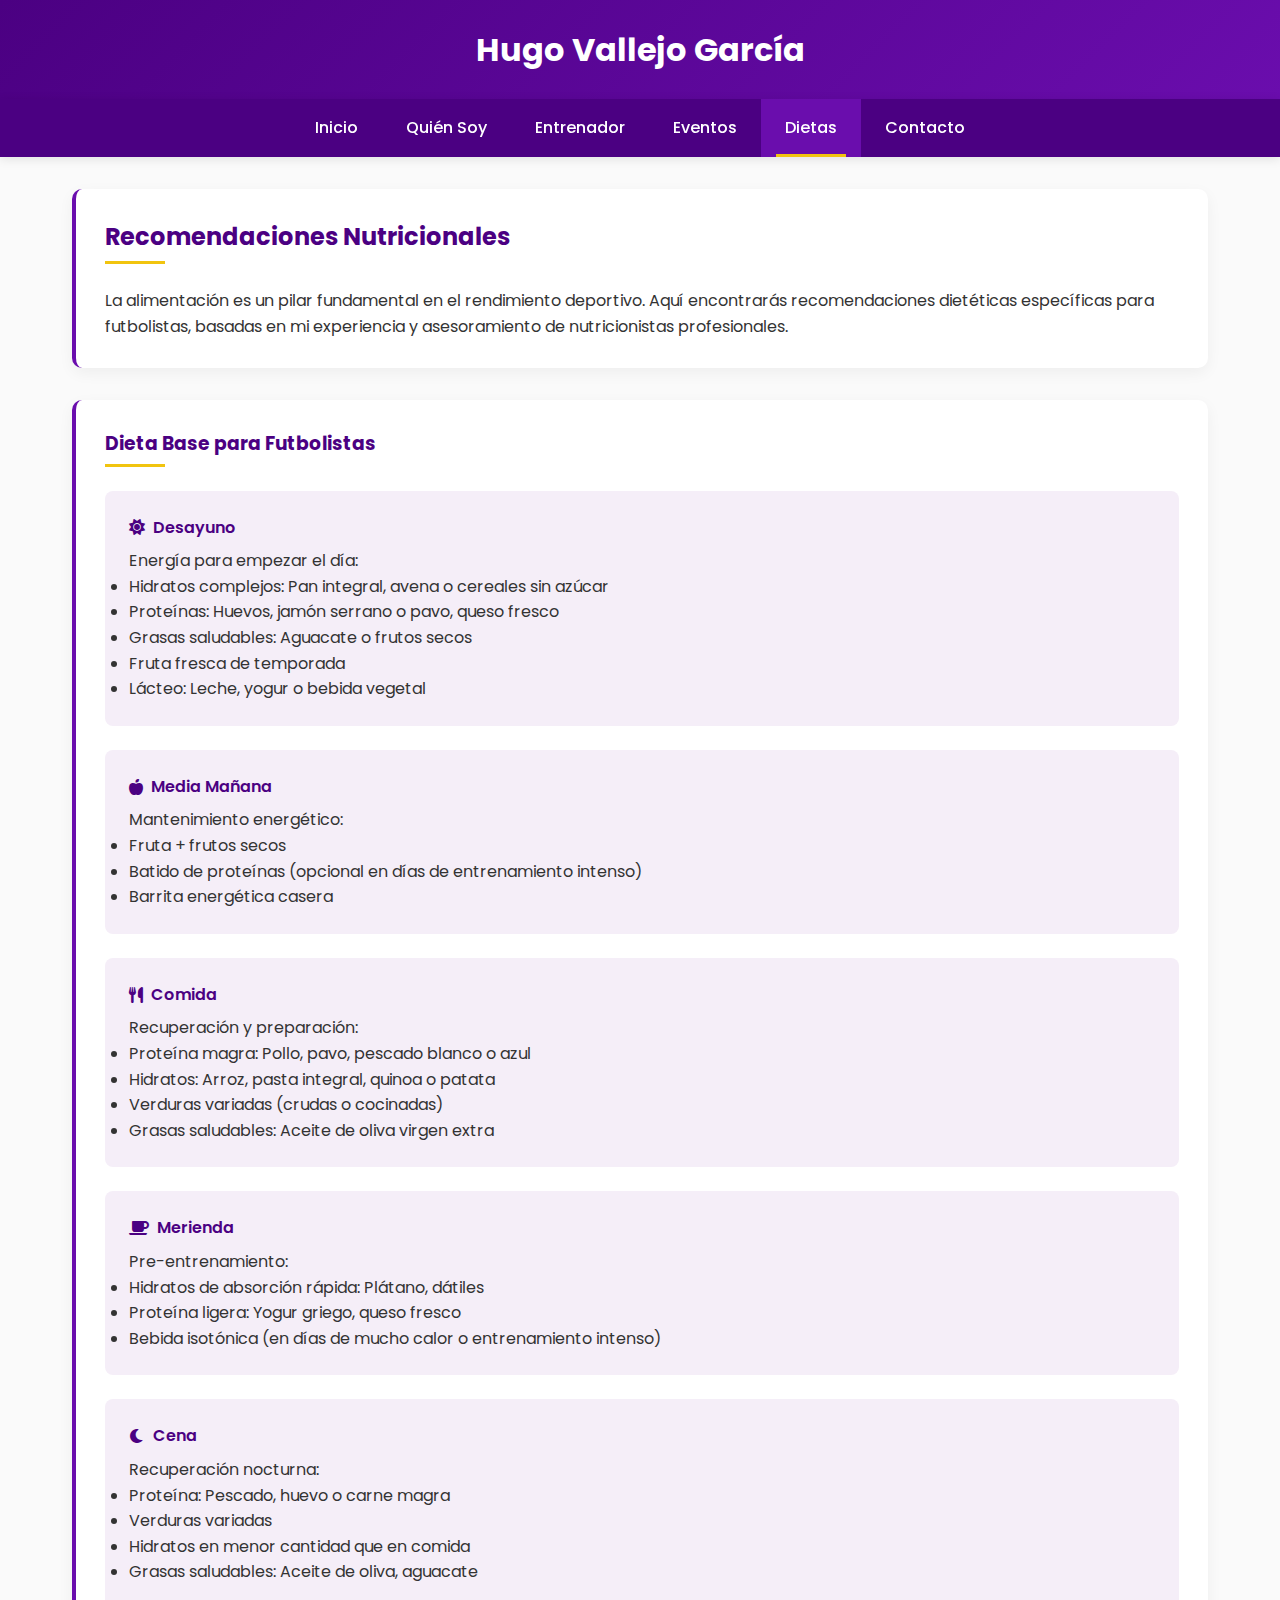
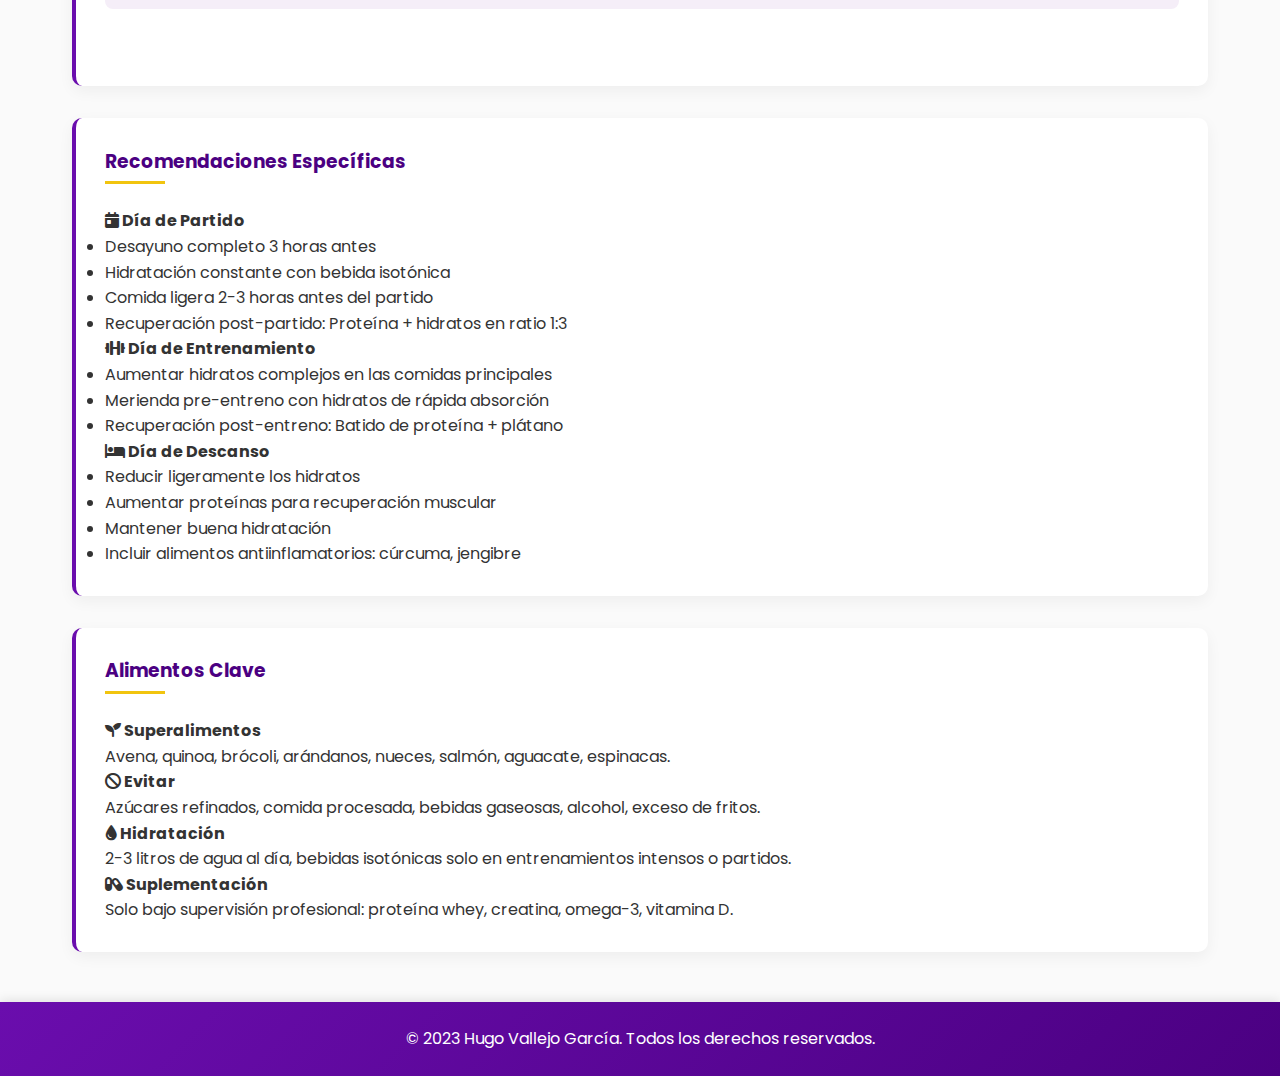
<file: dietas.html>
<!DOCTYPE html>
<html lang="es">
<head>
    <meta charset="UTF-8">
    <meta name="viewport" content="width=device-width, initial-scale=1.0">
    <title>Hugo Vallejo García - Dietas</title>
    <link rel="stylesheet" href="styles.css">
    <link href="https://fonts.googleapis.com/css2?family=Poppins:wght@400;500;600;700&display=swap" rel="stylesheet">
    <link rel="stylesheet" href="https://cdnjs.cloudflare.com/ajax/libs/font-awesome/6.0.0-beta3/css/all.min.css">
</head>
<body>
    <header>
        <h1>Hugo Vallejo García</h1>
    </header>
    
    <nav>
        <ul>
            <li><a href="index.html">Inicio</a></li>
            <li><a href="quien-soy.html">Quién Soy</a></li>
            <li><a href="entrenador.html">Entrenador</a></li>
            <li><a href="eventos.html">Eventos</a></li>
            <li><a class="active" href="dietas.html">Dietas</a></li>
            <li><a href="contacto.html">Contacto</a></li>
        </ul>
    </nav>

    <main>
        <section class="card">
            <h2 class="section-title">Recomendaciones Nutricionales</h2>
            <p>La alimentación es un pilar fundamental en el rendimiento deportivo. Aquí encontrarás recomendaciones dietéticas específicas para futbolistas, basadas en mi experiencia y asesoramiento de nutricionistas profesionales.</p>
        </section>
        
        <section class="card">
            <h3 class="section-title">Dieta Base para Futbolistas</h3>
            
            <div class="diet-plan">
                <div class="meal-card">
                    <h4 class="meal-time"><i class="fas fa-sun"></i> Desayuno</h4>
                    <p>Energía para empezar el día:</p>
                    <ul>
                        <li>Hidratos complejos: Pan integral, avena o cereales sin azúcar</li>
                        <li>Proteínas: Huevos, jamón serrano o pavo, queso fresco</li>
                        <li>Grasas saludables: Aguacate o frutos secos</li>
                        <li>Fruta fresca de temporada</li>
                        <li>Lácteo: Leche, yogur o bebida vegetal</li>
                    </ul>
                </div>
                
                <div class="meal-card">
                    <h4 class="meal-time"><i class="fas fa-apple-alt"></i> Media Mañana</h4>
                    <p>Mantenimiento energético:</p>
                    <ul>
                        <li>Fruta + frutos secos</li>
                        <li>Batido de proteínas (opcional en días de entrenamiento intenso)</li>
                        <li>Barrita energética casera</li>
                    </ul>
                </div>
                
                <div class="meal-card">
                    <h4 class="meal-time"><i class="fas fa-utensils"></i> Comida</h4>
                    <p>Recuperación y preparación:</p>
                    <ul>
                        <li>Proteína magra: Pollo, pavo, pescado blanco o azul</li>
                        <li>Hidratos: Arroz, pasta integral, quinoa o patata</li>
                        <li>Verduras variadas (crudas o cocinadas)</li>
                        <li>Grasas saludables: Aceite de oliva virgen extra</li>
                    </ul>
                </div>
                
                <div class="meal-card">
                    <h4 class="meal-time"><i class="fas fa-coffee"></i> Merienda</h4>
                    <p>Pre-entrenamiento:</p>
                    <ul>
                        <li>Hidratos de absorción rápida: Plátano, dátiles</li>
                        <li>Proteína ligera: Yogur griego, queso fresco</li>
                        <li>Bebida isotónica (en días de mucho calor o entrenamiento intenso)</li>
                    </ul>
                </div>
                
                <div class="meal-card">
                    <h4 class="meal-time"><i class="fas fa-moon"></i> Cena</h4>
                    <p>Recuperación nocturna:</p>
                    <ul>
                        <li>Proteína: Pescado, huevo o carne magra</li>
                        <li>Verduras variadas</li>
                        <li>Hidratos en menor cantidad que en comida</li>
                        <li>Grasas saludables: Aceite de oliva, aguacate</li>
                    </ul>
                </div>
            </div>
        </section>
        
        <section class="card">
            <h3 class="section-title">Recomendaciones Específicas</h3>
            
            <div class="recommendations">
                <div class="recommendation-card">
                    <h4><i class="fas fa-calendar-day"></i> Día de Partido</h4>
                    <ul>
                        <li>Desayuno completo 3 horas antes</li>
                        <li>Hidratación constante con bebida isotónica</li>
                        <li>Comida ligera 2-3 horas antes del partido</li>
                        <li>Recuperación post-partido: Proteína + hidratos en ratio 1:3</li>
                    </ul>
                </div>
                
                <div class="recommendation-card">
                    <h4><i class="fas fa-dumbbell"></i> Día de Entrenamiento</h4>
                    <ul>
                        <li>Aumentar hidratos complejos en las comidas principales</li>
                        <li>Merienda pre-entreno con hidratos de rápida absorción</li>
                        <li>Recuperación post-entreno: Batido de proteína + plátano</li>
                    </ul>
                </div>
                
                <div class="recommendation-card">
                    <h4><i class="fas fa-bed"></i> Día de Descanso</h4>
                    <ul>
                        <li>Reducir ligeramente los hidratos</li>
                        <li>Aumentar proteínas para recuperación muscular</li>
                        <li>Mantener buena hidratación</li>
                        <li>Incluir alimentos antiinflamatorios: cúrcuma, jengibre</li>
                    </ul>
                </div>
            </div>
        </section>
        
        <section class="card">
            <h3 class="section-title">Alimentos Clave</h3>
            
            <div class="food-grid">
                <div class="food-item">
                    <h4><i class="fas fa-seedling"></i> Superalimentos</h4>
                    <p>Avena, quinoa, brócoli, arándanos, nueces, salmón, aguacate, espinacas.</p>
                </div>
                
                <div class="food-item">
                    <h4><i class="fas fa-ban"></i> Evitar</h4>
                    <p>Azúcares refinados, comida procesada, bebidas gaseosas, alcohol, exceso de fritos.</p>
                </div>
                
                <div class="food-item">
                    <h4><i class="fas fa-tint"></i> Hidratación</h4>
                    <p>2-3 litros de agua al día, bebidas isotónicas solo en entrenamientos intensos o partidos.</p>
                </div>
                
                <div class="food-item">
                    <h4><i class="fas fa-capsules"></i> Suplementación</h4>
                    <p>Solo bajo supervisión profesional: proteína whey, creatina, omega-3, vitamina D.</p>
                </div>
            </div>
        </section>
    </main>

    <footer>
        <p>&copy; 2023 Hugo Vallejo García. Todos los derechos reservados.</p>
    </footer>

    <script>
        document.addEventListener('DOMContentLoaded', function() {
            document.body.classList.add('loaded');
            
            document.querySelectorAll('nav a').forEach(link => {
                link.addEventListener('click', function(e) {
                    if (this.getAttribute('href').startsWith('http') || 
                        this.getAttribute('href') === '#' || 
                        this.classList.contains('active')) return;
                    
                    e.preventDefault();
                    document.body.style.opacity = '0';
                    document.body.style.transform = 'translateY(20px)';
                    
                    setTimeout(() => {
                        window.location.href = this.getAttribute('href');
                    }, 500);
                });
            });
        });
    </script>
</body>
</html>
</file>
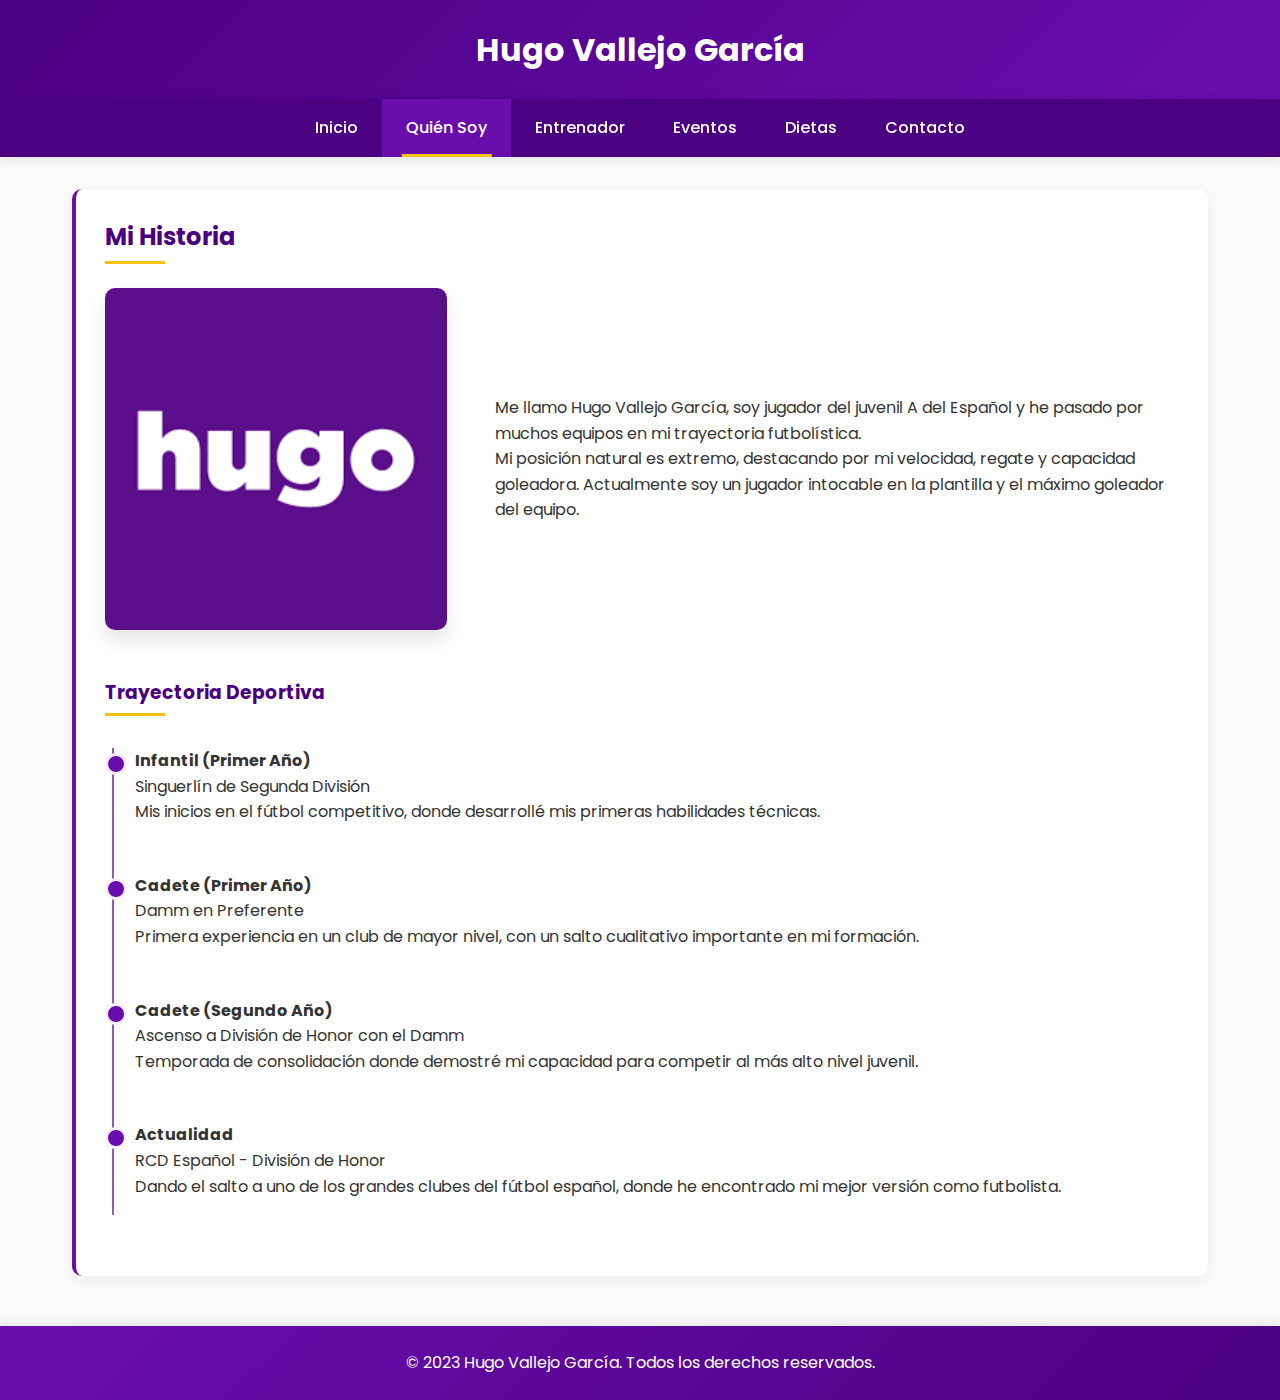
<file: quien-soy.html>
<!DOCTYPE html>
<html lang="es">
<head>
    <meta charset="UTF-8">
    <meta name="viewport" content="width=device-width, initial-scale=1.0">
    <title>Hugo Vallejo García - Quién Soy</title>
    <link rel="stylesheet" href="styles.css">
    <link href="https://fonts.googleapis.com/css2?family=Poppins:wght@400;500;600;700&display=swap" rel="stylesheet">
    <link rel="stylesheet" href="https://cdnjs.cloudflare.com/ajax/libs/font-awesome/6.0.0-beta3/css/all.min.css">
</head>
<body>
    <header>
        <h1>Hugo Vallejo García</h1>
    </header>
    
    <nav>
        <ul>
            <li><a href="index.html">Inicio</a></li>
            <li><a class="active" href="quien-soy.html">Quién Soy</a></li>
            <li><a href="entrenador.html">Entrenador</a></li>
            <li><a href="eventos.html">Eventos</a></li>
            <li><a href="dietas.html">Dietas</a></li>
            <li><a href="contacto.html">Contacto</a></li>
        </ul>
    </nav>

    <main>
        <section class="card">
            <h2 class="section-title">Mi Historia</h2>
            
            <div class="profile-section">
                <div class="profile-img">
                    <img src="baixa.png" alt="Hugo Vallejo García">
                </div>
                
                <div class="profile-info">
                    <p>Me llamo Hugo Vallejo García, soy jugador del juvenil A del Español y he pasado por muchos equipos en mi trayectoria futbolística.</p>
                    <p>Mi posición natural es extremo, destacando por mi velocidad, regate y capacidad goleadora. Actualmente soy un jugador intocable en la plantilla y el máximo goleador del equipo.</p>
                </div>
            </div>
            
            <h3 class="section-title">Trayectoria Deportiva</h3>
            
            <div class="timeline">
                <div class="timeline-item">
                    <h4>Infantil (Primer Año)</h4>
                    <p>Singuerlín de Segunda División</p>
                    <p>Mis inicios en el fútbol competitivo, donde desarrollé mis primeras habilidades técnicas.</p>
                </div>
                
                <div class="timeline-item">
                    <h4>Cadete (Primer Año)</h4>
                    <p>Damm en Preferente</p>
                    <p>Primera experiencia en un club de mayor nivel, con un salto cualitativo importante en mi formación.</p>
                </div>
                
                <div class="timeline-item">
                    <h4>Cadete (Segundo Año)</h4>
                    <p>Ascenso a División de Honor con el Damm</p>
                    <p>Temporada de consolidación donde demostré mi capacidad para competir al más alto nivel juvenil.</p>
                </div>
                
                <div class="timeline-item">
                    <h4>Actualidad</h4>
                    <p>RCD Español - División de Honor</p>
                    <p>Dando el salto a uno de los grandes clubes del fútbol español, donde he encontrado mi mejor versión como futbolista.</p>
                </div>
            </div>
        </section>
    </main>

    <footer>
        <p>&copy; 2023 Hugo Vallejo García. Todos los derechos reservados.</p>
    </footer>

    <script>
        document.addEventListener('DOMContentLoaded', function() {
            document.body.classList.add('loaded');
            
            document.querySelectorAll('nav a').forEach(link => {
                link.addEventListener('click', function(e) {
                    if (this.getAttribute('href').startsWith('http') || 
                        this.getAttribute('href') === '#' || 
                        this.classList.contains('active')) return;
                    
                    e.preventDefault();
                    document.body.style.opacity = '0';
                    document.body.style.transform = 'translateY(20px)';
                    
                    setTimeout(() => {
                        window.location.href = this.getAttribute('href');
                    }, 500);
                });
            });
        });
    </script>
</body>
</html>
</file>
<file: styles.css>
/* Estilos generales - Tema Morado */
:root {
  --primary-color: #6a0dad;
  --primary-dark: #4b0082;
  --primary-light: #9b59b6;
  --secondary-color: #f1c40f;
  --text-color: #333;
  --light-bg: #f5eef8;
  --white: #ffffff;
}

* {
  box-sizing: border-box;
  margin: 0;
  padding: 0;
}

body {
  font-family: 'Poppins', sans-serif;
  line-height: 1.6;
  color: var(--text-color);
  background-color: #fafafa;
  opacity: 0;
  transform: translateY(20px);
  transition: opacity 0.8s ease, transform 0.8s ease;
  min-height: 100vh;
  position: relative;
  padding-bottom: 60px;
}

body.loaded {
  opacity: 1;
  transform: translateY(0);
}

header {
  background: linear-gradient(135deg, var(--primary-dark), var(--primary-color));
  color: var(--white);
  padding: 1.5rem;
  text-align: center;
  box-shadow: 0 2px 15px rgba(0,0,0,0.1);
  position: relative;
  z-index: 10;
}

nav {
  background-color: var(--primary-dark);
  position: sticky;
  top: 0;
  z-index: 100;
  box-shadow: 0 2px 10px rgba(0,0,0,0.1);
}

nav ul {
  list-style-type: none;
  display: flex;
  justify-content: center;
  padding: 0;
  margin: 0;
  max-width: 1200px;
  margin: 0 auto;
}

nav li {
  margin: 0;
}

nav a {
  color: var(--white);
  text-decoration: none;
  padding: 1rem 1.5rem;
  display: block;
  transition: all 0.3s ease;
  font-weight: 500;
  position: relative;
}

nav a:hover {
  background-color: var(--primary-color);
}

nav a::after {
  content: '';
  position: absolute;
  bottom: 0;
  left: 50%;
  width: 0;
  height: 3px;
  background-color: var(--secondary-color);
  transition: all 0.3s ease;
  transform: translateX(-50%);
}

nav a:hover::after {
  width: 70%;
}

nav a.active {
  background-color: var(--primary-color);
}

nav a.active::after {
  width: 70%;
}

main {
  padding: 2rem;
  max-width: 1200px;
  margin: 0 auto;
  animation: fadeInUp 1s ease-out;
}

footer {
  background: linear-gradient(135deg, var(--primary-color), var(--primary-dark));
  color: var(--white);
  text-align: center;
  padding: 1.5rem;
  position: absolute;
  bottom: 0;
  width: 100%;
  box-shadow: 0 -2px 10px rgba(0,0,0,0.1);
}

/* Animaciones */
@keyframes fadeInUp {
  from {
      opacity: 0;
      transform: translateY(30px);
  }
  to {
      opacity: 1;
      transform: translateY(0);
  }
}

@keyframes float {
  0%, 100% {
      transform: translateY(0);
  }
  50% {
      transform: translateY(-10px);
  }
}

/* Componentes reutilizables */
.card {
  background-color: var(--white);
  border-radius: 10px;
  padding: 1.8rem;
  margin-bottom: 2rem;
  box-shadow: 0 5px 15px rgba(0,0,0,0.05);
  transition: all 0.4s ease;
  border-left: 4px solid var(--primary-color);
}

.card:hover {
  transform: translateY(-5px);
  box-shadow: 0 10px 25px rgba(0,0,0,0.1);
}

.btn {
  display: inline-block;
  background-color: var(--primary-color);
  color: white;
  padding: 0.8rem 1.5rem;
  border-radius: 30px;
  text-decoration: none;
  font-weight: 600;
  transition: all 0.3s ease;
  border: none;
  cursor: pointer;
  box-shadow: 0 4px 8px rgba(0,0,0,0.1);
}

.btn:hover {
  background-color: var(--primary-dark);
  transform: translateY(-3px);
  box-shadow: 0 6px 12px rgba(0,0,0,0.15);
}

.section-title {
  color: var(--primary-dark);
  margin-bottom: 1.5rem;
  position: relative;
  padding-bottom: 0.5rem;
}

.section-title::after {
  content: '';
  position: absolute;
  bottom: 0;
  left: 0;
  width: 60px;
  height: 3px;
  background-color: var(--secondary-color);
}

/* Estilos específicos para páginas */
/* Página de Inicio */
.hero {
  text-align: center;
  padding: 4rem 2rem;
  background: linear-gradient(135deg, var(--primary-light), var(--primary-color));
  color: white;
  border-radius: 10px;
  margin-bottom: 3rem;
  position: relative;
  overflow: hidden;
}

.hero h2 {
  font-size: 2.5rem;
  margin-bottom: 1rem;
  animation: fadeInUp 1s ease-out;
}

.hero p {
  font-size: 1.2rem;
  max-width: 700px;
  margin: 0 auto 2rem;
}

.highlights {
  display: grid;
  grid-template-columns: repeat(auto-fit, minmax(250px, 1fr));
  gap: 2rem;
  margin: 3rem 0;
}

.highlight-card {
  background-color: var(--white);
  padding: 1.5rem;
  border-radius: 8px;
  text-align: center;
  transition: all 0.3s ease;
  box-shadow: 0 5px 15px rgba(0,0,0,0.05);
}

.highlight-card:hover {
  transform: translateY(-10px);
  box-shadow: 0 15px 30px rgba(0,0,0,0.1);
}

.highlight-card i {
  font-size: 2.5rem;
  color: var(--primary-color);
  margin-bottom: 1rem;
  display: inline-block;
}

/* Página Quién Soy */
.profile-section {
  display: flex;
  align-items: center;
  gap: 3rem;
  margin-bottom: 3rem;
}

.profile-img {
  flex: 1;
  border-radius: 10px;
  overflow: hidden;
  box-shadow: 0 10px 20px rgba(0,0,0,0.1);
  max-width: 400px;
}

.profile-img img {
  width: 100%;
  height: auto;
  display: block;
  transition: transform 0.5s ease;
}

.profile-img:hover img {
  transform: scale(1.05);
}

.profile-info {
  flex: 2;
}

.timeline {
  position: relative;
  padding-left: 30px;
  margin: 2rem 0;
}

.timeline::before {
  content: '';
  position: absolute;
  left: 7px;
  top: 0;
  height: 100%;
  width: 2px;
  background-color: var(--primary-light);
}

.timeline-item {
  position: relative;
  margin-bottom: 2rem;
  padding-bottom: 1rem;
}

.timeline-item::before {
  content: '';
  position: absolute;
  left: -30px;
  top: 5px;
  width: 16px;
  height: 16px;
  border-radius: 50%;
  background-color: var(--primary-color);
  border: 3px solid var(--light-bg);
}

/* Página Entrenador */
.training-methods {
  display: grid;
  grid-template-columns: repeat(auto-fit, minmax(300px, 1fr));
  gap: 2rem;
  margin: 2rem 0;
}

.method-card {
  background-color: var(--light-bg);
  padding: 2rem;
  border-radius: 8px;
  transition: all 0.4s ease;
}

.method-card:hover {
  transform: translateY(-8px);
  box-shadow: 0 10px 25px rgba(0,0,0,0.1);
}

.method-card h4 {
  color: var(--primary-dark);
  margin-bottom: 1rem;
  display: flex;
  align-items: center;
  gap: 0.5rem;
}

.philosophy-grid {
  display: grid;
  grid-template-columns: repeat(auto-fit, minmax(250px, 1fr));
  gap: 1.5rem;
  margin: 2rem 0;
}

.philosophy-item {
  background-color: var(--white);
  padding: 1.5rem;
  border-radius: 8px;
  box-shadow: 0 5px 15px rgba(0,0,0,0.05);
}

/* Página Eventos */
.event-card {
  display: flex;
  gap: 2rem;
  margin-bottom: 2rem;
  background-color: var(--white);
  border-radius: 10px;
  overflow: hidden;
  box-shadow: 0 5px 15px rgba(0,0,0,0.1);
}

.event-img {
  flex: 1;
  min-width: 300px;
}

.event-img img {
  width: 100%;
  height: 100%;
  object-fit: cover;
}

.event-info {
  flex: 2;
  padding: 2rem;
}

.event-date {
  display: inline-block;
  background-color: var(--primary-color);
  color: white;
  padding: 0.5rem 1rem;
  border-radius: 20px;
  font-weight: 600;
  margin-bottom: 1rem;
}

/* Página Dietas */
.diet-plan {
  margin-bottom: 3rem;
}

.meal-card {
  background-color: var(--light-bg);
  padding: 1.5rem;
  border-radius: 8px;
  margin-bottom: 1.5rem;
}

.meal-time {
  color: var(--primary-dark);
  font-weight: 600;
  margin-bottom: 0.5rem;
  display: flex;
  align-items: center;
  gap: 0.5rem;
}

/* Página Contacto */
.contact-grid {
  display: grid;
  grid-template-columns: repeat(auto-fit, minmax(300px, 1fr));
  gap: 2rem;
  margin: 2rem 0;
}

.contact-info {
  background-color: var(--light-bg);
  padding: 2rem;
  border-radius: 10px;
}

.contact-form {
  background-color: var(--white);
  padding: 2rem;
  border-radius: 10px;
  box-shadow: 0 5px 15px rgba(0,0,0,0.05);
}

.form-group {
  margin-bottom: 1.5rem;
}

.form-group label {
  display: block;
  margin-bottom: 0.5rem;
  font-weight: 500;
}

.form-group input,
.form-group textarea {
  width: 100%;
  padding: 0.8rem;
  border: 1px solid #ddd;
  border-radius: 5px;
  font-family: inherit;
}

.form-group textarea {
  min-height: 150px;
}

.social-links {
  display: flex;
  gap: 1rem;
  margin-top: 1.5rem;
}

.social-link {
  display: inline-flex;
  align-items: center;
  justify-content: center;
  width: 40px;
  height: 40px;
  background-color: var(--primary-color);
  color: white;
  border-radius: 50%;
  transition: all 0.3s ease;
}

.social-link:hover {
  background-color: var(--primary-dark);
  transform: translateY(-3px);
}

/* Responsive Design */
@media (max-width: 992px) {
  .profile-section {
      flex-direction: column;
  }
  
  .profile-img {
      max-width: 100%;
  }
}

@media (max-width: 768px) {
  nav ul {
      flex-direction: column;
  }
  
  nav li {
      width: 100%;
      text-align: center;
  }
  
  .hero {
      padding: 3rem 1rem;
  }
  
  .event-card {
      flex-direction: column;
  }
  
  .event-img {
      min-width: 100%;
      max-height: 200px;
  }
}

@media (max-width: 576px) {
  main {
      padding: 1.5rem;
  }
  
  .hero h2 {
      font-size: 2rem;
  }
  
  .section-title {
      font-size: 1.5rem;
  }
}
</file>
